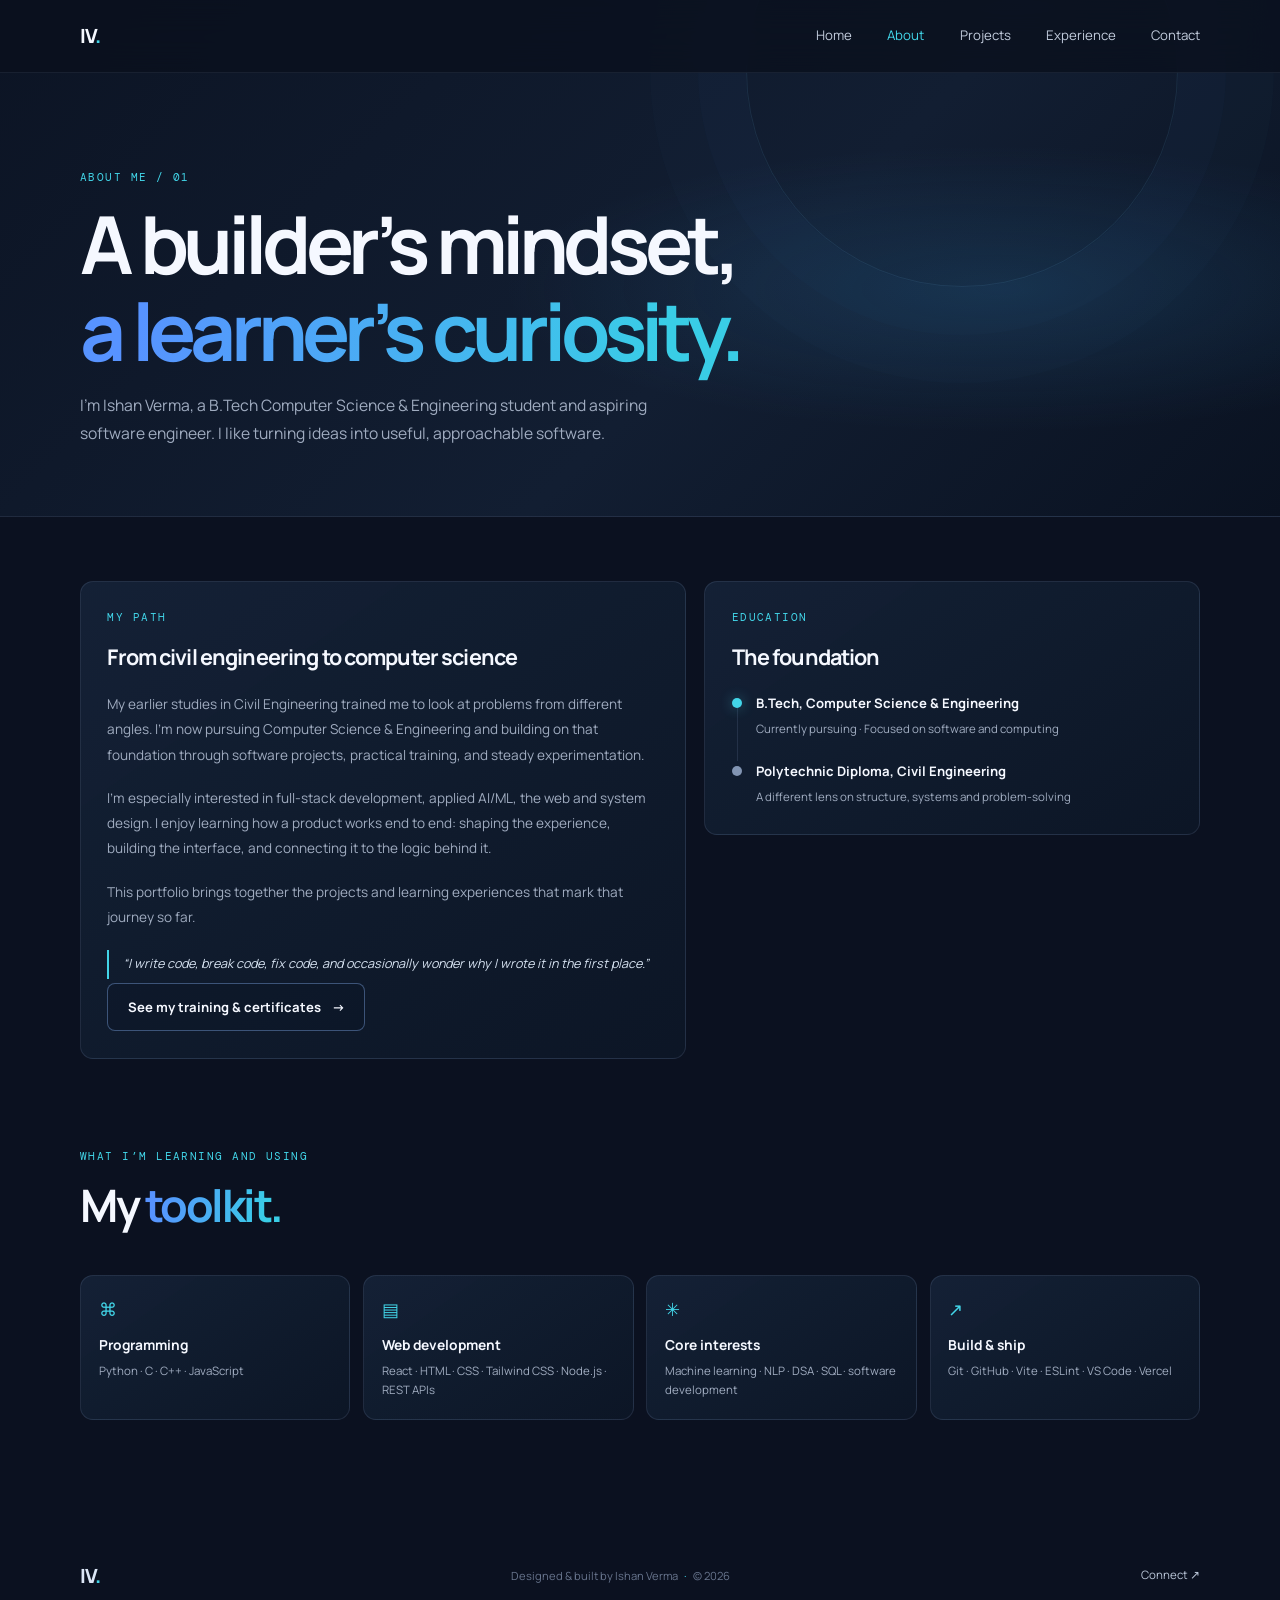
<file: about.html>
<!doctype html>
<html lang="en">
  <head>
    <meta charset="utf-8" />
    <meta name="viewport" content="width=device-width, initial-scale=1" />
    <meta name="description" content="About Ishan Verma — a B.Tech Computer Science student, aspiring software engineer, and AI/ML enthusiast." />
    <meta name="theme-color" content="#0b1120" />
    <title>About — Ishan Verma</title>
    <link rel="stylesheet" href="styles.css" />
  </head>
  <body id="page-top">
    <header class="site-header">
      <nav class="navbar page-width" id="navbar" aria-label="Main navigation">
        <a class="brand" href="#page-top" aria-label="Back to top">IV<span>.</span></a>
        <div class="nav-links">
          <a href="index.html">Home</a>
          <a href="about.html" aria-current="page">About</a>
          <a href="projects.html">Projects</a>
          <a href="experience.html">Experience</a>
          <a href="contact.html">Contact</a>
        </div>
      </nav>
    </header>
    <main>
      <section class="page-hero" aria-labelledby="page-title">
        <div class="page-width page-hero-inner">
          <p class="section-kicker">About me / 01</p>
          <h1 id="page-title">A builder’s mindset,<br /><span>a learner’s curiosity.</span></h1>
          <p class="page-hero-copy">I’m Ishan Verma, a B.Tech Computer Science &amp; Engineering student and aspiring software engineer. I like turning ideas into useful, approachable software.</p>
        </div>
      </section>
      <section class="page-content page-width">
        <div class="about-page-grid">
          <article class="page-panel story-panel">
            <p class="section-kicker">My path</p>
            <h2>From civil engineering to computer science</h2>
            <p>My earlier studies in Civil Engineering trained me to look at problems from different angles. I’m now pursuing Computer Science &amp; Engineering and building on that foundation through software projects, practical training, and steady experimentation.</p>
            <p>I’m especially interested in full-stack development, applied AI/ML, the web and system design. I enjoy learning how a product works end to end: shaping the experience, building the interface, and connecting it to the logic behind it.</p>
            <p>This portfolio brings together the projects and learning experiences that mark that journey so far.</p>
            <blockquote class="dev-quote">“I write code, break code, fix code, and occasionally wonder why I wrote it in the first place.”</blockquote>
            <a class="button button-secondary" href="experience.html">See my training &amp; certificates <span aria-hidden="true">→</span></a>
          </article>
          <aside class="page-panel education-panel" aria-labelledby="education-title">
            <p class="section-kicker">Education</p>
            <h2 id="education-title">The foundation</h2>
            <div class="education-entry">
              <span class="timeline-dot" aria-hidden="true"></span>
              <div><h3>B.Tech, Computer Science &amp; Engineering</h3><p>Currently pursuing · Focused on software and computing</p></div>
            </div>
            <div class="education-entry">
              <span class="timeline-dot timeline-dot-muted" aria-hidden="true"></span>
              <div><h3>Polytechnic Diploma, Civil Engineering</h3><p>A different lens on structure, systems and problem-solving</p></div>
            </div>
          </aside>
        </div>
        <section class="page-subsection" aria-labelledby="skills-title">
          <div class="section-heading">
            <p class="section-kicker">What I’m learning and using</p>
            <h2 id="skills-title">My <span>toolkit.</span></h2>
          </div>
          <div class="skill-groups">
            <article class="skill-group"><span class="info-icon" aria-hidden="true">⌘</span><h3>Programming</h3><p>Python · C · C++ · JavaScript</p></article>
            <article class="skill-group"><span class="info-icon" aria-hidden="true">▤</span><h3>Web development</h3><p>React · HTML · CSS · Tailwind CSS · Node.js · REST APIs</p></article>
            <article class="skill-group"><span class="info-icon" aria-hidden="true">✳</span><h3>Core interests</h3><p>Machine learning · NLP · DSA · SQL · software development</p></article>
            <article class="skill-group"><span class="info-icon" aria-hidden="true">↗</span><h3>Build &amp; ship</h3><p>Git · GitHub · Vite · ESLint · VS Code · Vercel</p></article>
          </div>
        </section>
      </section>
    </main>
    <footer class="site-footer">
      <a class="brand" href="#page-top" aria-label="Back to top">IV<span>.</span></a>
      <p>Designed &amp; built by Ishan Verma <span aria-hidden="true">·</span> © 2026</p>
      <a class="footer-link" href="contact.html">Connect <span aria-hidden="true">↗</span></a>
    </footer>
  </body>
</html>
</file>
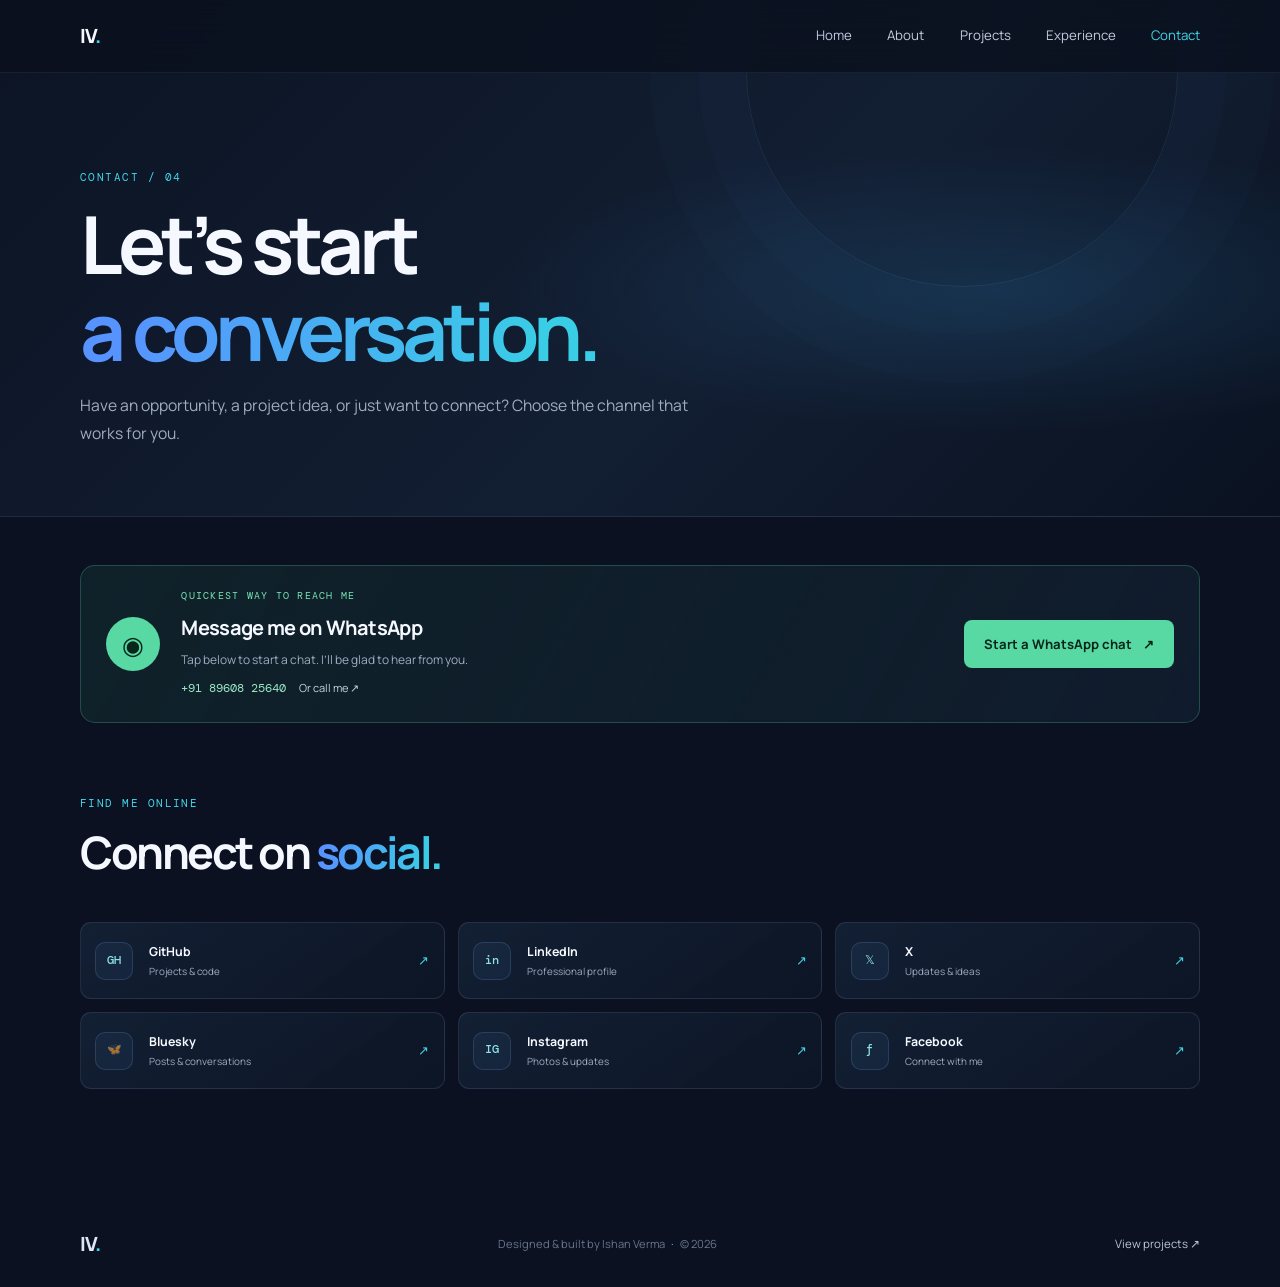
<file: contact.html>
<!doctype html>
<html lang="en">
  <head>
    <meta charset="utf-8" />
    <meta name="viewport" content="width=device-width, initial-scale=1" />
    <meta name="description" content="Contact Ishan Verma on WhatsApp or connect through social and professional profiles." />
    <meta name="theme-color" content="#0b1120" />
    <title>Contact — Ishan Verma</title>
    <link rel="stylesheet" href="styles.css" />
  </head>
  <body id="page-top">
    <header class="site-header">
      <nav class="navbar page-width" id="navbar" aria-label="Main navigation">
        <a class="brand" href="#page-top" aria-label="Back to top">IV<span>.</span></a>
        <div class="nav-links">
          <a href="index.html">Home</a>
          <a href="about.html">About</a>
          <a href="projects.html">Projects</a>
          <a href="experience.html">Experience</a>
          <a href="contact.html" aria-current="page">Contact</a>
        </div>
      </nav>
    </header>
    <main>
      <section class="page-hero" aria-labelledby="page-title">
        <div class="page-width page-hero-inner">
          <p class="section-kicker">Contact / 04</p>
          <h1 id="page-title">Let’s start<br /><span>a conversation.</span></h1>
          <p class="page-hero-copy">Have an opportunity, a project idea, or just want to connect? Choose the channel that works for you.</p>
        </div>
      </section>
      <section class="page-content page-width contact-page-content">
        <article class="whatsapp-card">
          <div class="whatsapp-icon" aria-hidden="true">◉</div>
          <div class="whatsapp-copy"><p class="section-kicker">Quickest way to reach me</p><h2>Message me on WhatsApp</h2><p>Tap below to start a chat. I’ll be glad to hear from you.</p><span class="contact-number">+91 89608 25640</span><a class="call-link" href="tel:+918960825640">Or call me <span aria-hidden="true">↗</span></a></div>
          <a class="button button-whatsapp" href="https://wa.me/918960825640?text=Hi%20Ishan%2C%20I%20saw%20your%20portfolio." target="_blank" rel="noopener noreferrer">Start a WhatsApp chat <span aria-hidden="true">↗</span></a>
        </article>
        <section class="page-subsection social-section" aria-labelledby="social-title">
          <div class="section-heading"><p class="section-kicker">Find me online</p><h2 id="social-title">Connect on <span>social.</span></h2></div>
          <div class="social-grid">
            <a class="social-card" href="https://github.com/Ishan13-dev" target="_blank" rel="noopener noreferrer"><span class="social-monogram">GH</span><span><strong>GitHub</strong><small>Projects &amp; code</small></span><span class="social-arrow" aria-hidden="true">↗</span></a>
            <a class="social-card" href="https://www.linkedin.com/in/ishanverma-dev/" target="_blank" rel="noopener noreferrer"><span class="social-monogram">in</span><span><strong>LinkedIn</strong><small>Professional profile</small></span><span class="social-arrow" aria-hidden="true">↗</span></a>
            <a class="social-card" href="https://x.com/IshanVe49513338" target="_blank" rel="noopener noreferrer"><span class="social-monogram">𝕏</span><span><strong>X</strong><small>Updates &amp; ideas</small></span><span class="social-arrow" aria-hidden="true">↗</span></a>
            <a class="social-card" href="https://bsky.app/profile/ishan13-dev.bsky.social" target="_blank" rel="noopener noreferrer"><span class="social-monogram">🦋</span><span><strong>Bluesky</strong><small>Posts &amp; conversations</small></span><span class="social-arrow" aria-hidden="true">↗</span></a>
            <a class="social-card" href="https://www.instagram.com/isha_13dev/" target="_blank" rel="noopener noreferrer"><span class="social-monogram">IG</span><span><strong>Instagram</strong><small>Photos &amp; updates</small></span><span class="social-arrow" aria-hidden="true">↗</span></a>
            <a class="social-card" href="https://www.facebook.com/people/Ishan-Verma/61559213770777/" target="_blank" rel="noopener noreferrer"><span class="social-monogram">f</span><span><strong>Facebook</strong><small>Connect with me</small></span><span class="social-arrow" aria-hidden="true">↗</span></a>
          </div>
        </section>
      </section>
    </main>
    <footer class="site-footer"><a class="brand" href="#page-top" aria-label="Back to top">IV<span>.</span></a><p>Designed &amp; built by Ishan Verma <span aria-hidden="true">·</span> © 2026</p><a class="footer-link" href="projects.html">View projects <span aria-hidden="true">↗</span></a></footer>
  </body>
</html>
</file>
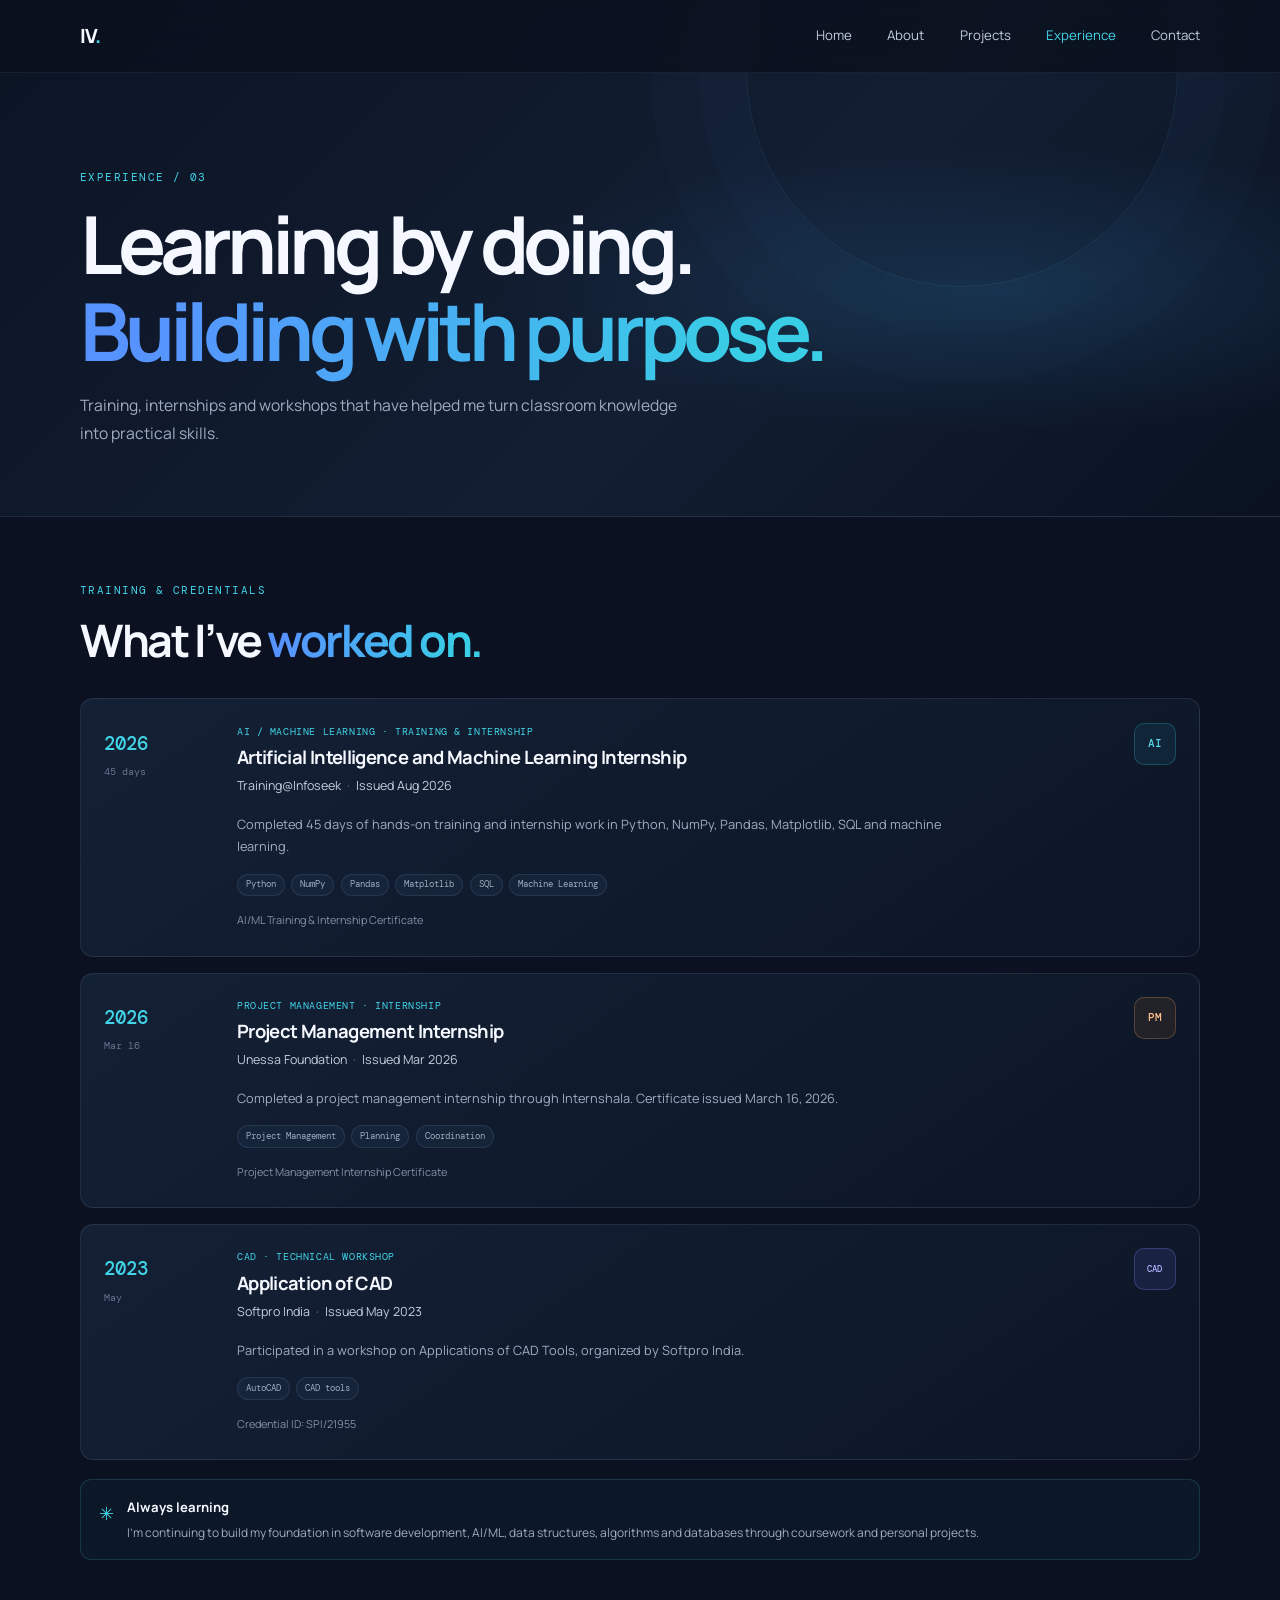
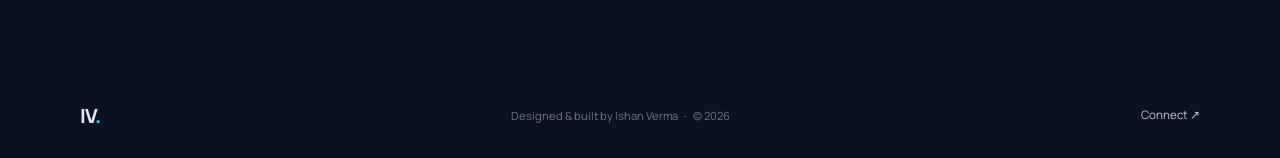
<file: experience.html>
<!doctype html>
<html lang="en">
  <head>
    <meta charset="utf-8" />
    <meta name="viewport" content="width=device-width, initial-scale=1" />
    <meta name="description" content="Internships, technical training, and certificates earned by Ishan Verma." />
    <meta name="theme-color" content="#0b1120" />
    <title>Experience &amp; Certificates — Ishan Verma</title>
    <link rel="stylesheet" href="styles.css" />
  </head>
  <body id="page-top">
    <header class="site-header">
      <nav class="navbar page-width" id="navbar" aria-label="Main navigation">
        <a class="brand" href="#page-top" aria-label="Back to top">IV<span>.</span></a>
        <div class="nav-links">
          <a href="index.html">Home</a>
          <a href="about.html">About</a>
          <a href="projects.html">Projects</a>
          <a href="experience.html" aria-current="page">Experience</a>
          <a href="contact.html">Contact</a>
        </div>
      </nav>
    </header>
    <main>
      <section class="page-hero" aria-labelledby="page-title">
        <div class="page-width page-hero-inner">
          <p class="section-kicker">Experience / 03</p>
          <h1 id="page-title">Learning by doing.<br /><span>Building with purpose.</span></h1>
          <p class="page-hero-copy">Training, internships and workshops that have helped me turn classroom knowledge into practical skills.</p>
        </div>
      </section>
      <section class="page-content page-width">
        <div class="section-heading"><p class="section-kicker">Training &amp; credentials</p><h2>What I’ve <span>worked on.</span></h2></div>
        <div class="experience-list">
          <article class="experience-card">
            <div class="experience-date"><span>2026</span><small>45 days</small></div>
            <div class="experience-body">
              <div class="experience-title"><div><p class="experience-type">AI / Machine Learning · Training &amp; Internship</p><h3>Artificial Intelligence and Machine Learning Internship</h3><p class="experience-org">Training@Infoseek <span>·</span> Issued Aug 2026</p></div><span class="credential-mark" aria-hidden="true">AI</span></div>
              <p>Completed 45 days of hands-on training and internship work in Python, NumPy, Pandas, Matplotlib, SQL and machine learning.</p>
              <div class="tag-list"><span>Python</span><span>NumPy</span><span>Pandas</span><span>Matplotlib</span><span>SQL</span><span>Machine Learning</span></div>
              <span class="credential-label">AI/ML Training &amp; Internship Certificate</span>
            </div>
          </article>
          <article class="experience-card">
            <div class="experience-date"><span>2026</span><small>Mar 16</small></div>
            <div class="experience-body">
              <div class="experience-title"><div><p class="experience-type">Project Management · Internship</p><h3>Project Management Internship</h3><p class="experience-org">Unessa Foundation <span>·</span> Issued Mar 2026</p></div><span class="credential-mark credential-mark-orange" aria-hidden="true">PM</span></div>
              <p>Completed a project management internship through Internshala. Certificate issued March 16, 2026.</p>
              <div class="tag-list"><span>Project Management</span><span>Planning</span><span>Coordination</span></div>
              <span class="credential-label">Project Management Internship Certificate</span>
            </div>
          </article>
          <article class="experience-card">
            <div class="experience-date"><span>2023</span><small>May</small></div>
            <div class="experience-body">
              <div class="experience-title"><div><p class="experience-type">CAD · Technical workshop</p><h3>Application of CAD</h3><p class="experience-org">Softpro India <span>·</span> Issued May 2023</p></div><span class="credential-mark credential-mark-violet" aria-hidden="true">CAD</span></div>
              <p>Participated in a workshop on Applications of CAD Tools, organized by Softpro India.</p>
              <div class="tag-list"><span>AutoCAD</span><span>CAD tools</span></div>
              <span class="credential-label">Credential ID: SPI/21955</span>
            </div>
          </article>
        </div>
        <aside class="learning-note"><span class="info-icon" aria-hidden="true">✳</span><div><h3>Always learning</h3><p>I’m continuing to build my foundation in software development, AI/ML, data structures, algorithms and databases through coursework and personal projects.</p></div></aside>
      </section>
    </main>
    <footer class="site-footer"><a class="brand" href="#page-top" aria-label="Back to top">IV<span>.</span></a><p>Designed &amp; built by Ishan Verma <span aria-hidden="true">·</span> © 2026</p><a class="footer-link" href="contact.html">Connect <span aria-hidden="true">↗</span></a></footer>
  </body>
</html>
</file>
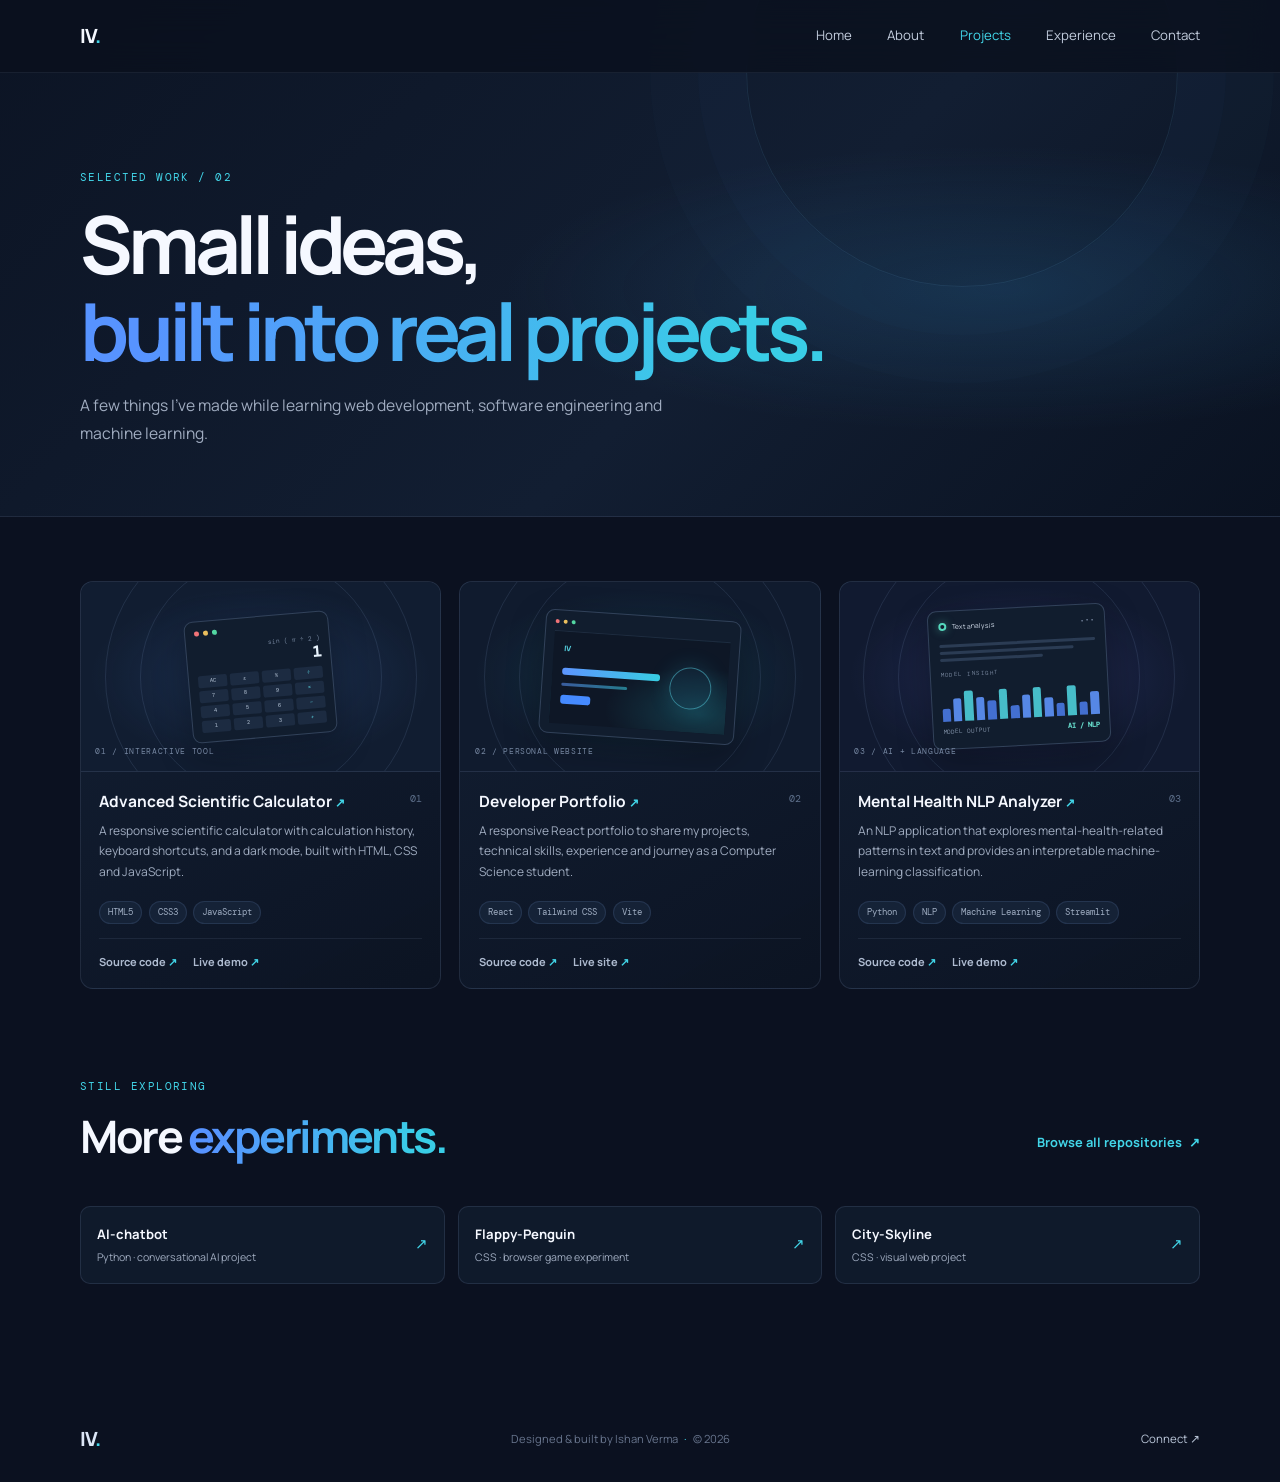
<file: project.html>
<!doctype html>
<html lang="en">
  <head>
    <meta charset="utf-8" />
    <meta name="viewport" content="width=device-width, initial-scale=1" />
    <meta name="description" content="Selected software, web, and machine learning projects by Ishan Verma." />
    <meta name="theme-color" content="#0b1120" />
    <title>Projects — Ishan Verma</title>
    <link rel="stylesheet" href="styles.css" />
  </head>
  <body id="page-top">
    <header class="site-header">
      <nav class="navbar page-width" id="navbar" aria-label="Main navigation">
        <a class="brand" href="#page-top" aria-label="Back to top">IV<span>.</span></a>
        <div class="nav-links">
          <a href="index.html">Home</a>
          <a href="about.html">About</a>
          <a href="projects.html" aria-current="page">Projects</a>
          <a href="experience.html">Experience</a>
          <a href="contact.html">Contact</a>
        </div>
      </nav>
    </header>
    <main>
      <section class="page-hero" aria-labelledby="page-title">
        <div class="page-width page-hero-inner">
          <p class="section-kicker">Selected work / 02</p>
          <h1 id="page-title">Small ideas,<br /><span>built into real projects.</span></h1>
          <p class="page-hero-copy">A few things I’ve made while learning web development, software engineering and machine learning.</p>
        </div>
      </section>
      <section class="page-content page-width">
        <div class="project-grid project-grid-detail">
          <article class="project-tile project-card">
            <div class="project-art calculator-art" aria-hidden="true"><div class="mini-window"><div class="mini-dots"><i></i><i></i><i></i></div><div class="calc-display"><span>sin ( π ÷ 2 )</span><strong>1</strong></div><div class="calc-keys"><b>AC</b><b>±</b><b>%</b><b>÷</b><b>7</b><b>8</b><b>9</b><b>×</b><b>4</b><b>5</b><b>6</b><b>−</b><b>1</b><b>2</b><b>3</b><b>+</b></div></div><span class="art-label">01 / INTERACTIVE TOOL</span></div>
            <div class="project-info"><div class="project-title-line"><h2><a href="https://github.com/Ishan13-dev/Scientific-Calculator" target="_blank" rel="noopener noreferrer">Advanced Scientific Calculator <span aria-hidden="true">↗</span></a></h2><span class="project-number">01</span></div><p>A responsive scientific calculator with calculation history, keyboard shortcuts, and a dark mode, built with HTML, CSS and JavaScript.</p><div class="tag-list"><span>HTML5</span><span>CSS3</span><span>JavaScript</span></div><div class="project-links"><a href="https://github.com/Ishan13-dev/Scientific-Calculator" target="_blank" rel="noopener noreferrer">Source code <span aria-hidden="true">↗</span></a><a href="https://ishan13-dev.github.io/Scientific-Calculator/" target="_blank" rel="noopener noreferrer">Live demo <span aria-hidden="true">↗</span></a></div></div>
          </article>
          <article class="project-tile project-card">
            <div class="project-art portfolio-art" aria-hidden="true"><div class="portfolio-window"><div class="window-bar"><i></i><i></i><i></i></div><div class="portfolio-preview"><span class="preview-mark">IV</span><span class="preview-line preview-line-long"></span><span class="preview-line preview-line-short"></span><span class="preview-button"></span><span class="preview-orb"></span></div></div><span class="art-label">02 / PERSONAL WEBSITE</span></div>
            <div class="project-info"><div class="project-title-line"><h2><a href="https://github.com/Ishan13-dev/Portfolio" target="_blank" rel="noopener noreferrer">Developer Portfolio <span aria-hidden="true">↗</span></a></h2><span class="project-number">02</span></div><p>A responsive React portfolio to share my projects, technical skills, experience and journey as a Computer Science student.</p><div class="tag-list"><span>React</span><span>Tailwind CSS</span><span>Vite</span></div><div class="project-links"><a href="https://github.com/Ishan13-dev/Portfolio" target="_blank" rel="noopener noreferrer">Source code <span aria-hidden="true">↗</span></a><a href="https://iv-portfolio-sandy.vercel.app/" target="_blank" rel="noopener noreferrer">Live site <span aria-hidden="true">↗</span></a></div></div>
          </article>
          <article class="project-tile project-card">
            <div class="project-art nlp-art" aria-hidden="true"><div class="nlp-window"><div class="nlp-heading"><span class="pulse-ring"></span><span>Text analysis</span><span class="nlp-menu">•••</span></div><div class="nlp-copy"><span></span><span></span><span></span></div><div class="sentiment-label">MODEL INSIGHT</div><div class="sentiment-bars"><i></i><i></i><i></i><i></i><i></i><i></i><i></i><i></i><i></i><i></i><i></i><i></i><i></i><i></i></div><div class="sentiment-legend"><span>MODEL OUTPUT</span><strong>AI / NLP</strong></div></div><span class="art-label">03 / AI + LANGUAGE</span></div>
            <div class="project-info"><div class="project-title-line"><h2><a href="https://github.com/Ishan13-dev/mental_health_nlp" target="_blank" rel="noopener noreferrer">Mental Health NLP Analyzer <span aria-hidden="true">↗</span></a></h2><span class="project-number">03</span></div><p>An NLP application that explores mental-health-related patterns in text and provides an interpretable machine-learning classification.</p><div class="tag-list"><span>Python</span><span>NLP</span><span>Machine Learning</span><span>Streamlit</span></div><div class="project-links"><a href="https://github.com/Ishan13-dev/mental_health_nlp" target="_blank" rel="noopener noreferrer">Source code <span aria-hidden="true">↗</span></a><a href="https://ishan7031mentalhealth00nlp.streamlit.app/" target="_blank" rel="noopener noreferrer">Live demo <span aria-hidden="true">↗</span></a></div></div>
          </article>
        </div>
        <section class="page-subsection" aria-labelledby="more-work-title">
          <div class="section-heading section-heading-row"><div><p class="section-kicker">Still exploring</p><h2 id="more-work-title">More <span>experiments.</span></h2></div><a class="text-link all-projects" href="https://github.com/Ishan13-dev?tab=repositories" target="_blank" rel="noopener noreferrer">Browse all repositories <span aria-hidden="true">↗</span></a></div>
          <div class="repo-links">
            <a class="repo-link" href="https://github.com/Ishan13-dev/AI-chatbot" target="_blank" rel="noopener noreferrer"><span><strong>AI-chatbot</strong><small>Python · conversational AI project</small></span><span aria-hidden="true">↗</span></a>
            <a class="repo-link" href="https://github.com/Ishan13-dev/Flappy-Penguin" target="_blank" rel="noopener noreferrer"><span><strong>Flappy-Penguin</strong><small>CSS · browser game experiment</small></span><span aria-hidden="true">↗</span></a>
            <a class="repo-link" href="https://github.com/Ishan13-dev/City-Skyline" target="_blank" rel="noopener noreferrer"><span><strong>City-Skyline</strong><small>CSS · visual web project</small></span><span aria-hidden="true">↗</span></a>
          </div>
        </section>
      </section>
    </main>
    <footer class="site-footer"><a class="brand" href="#page-top" aria-label="Back to top">IV<span>.</span></a><p>Designed &amp; built by Ishan Verma <span aria-hidden="true">·</span> © 2026</p><a class="footer-link" href="contact.html">Connect <span aria-hidden="true">↗</span></a></footer>
  </body>
</html>
</file>
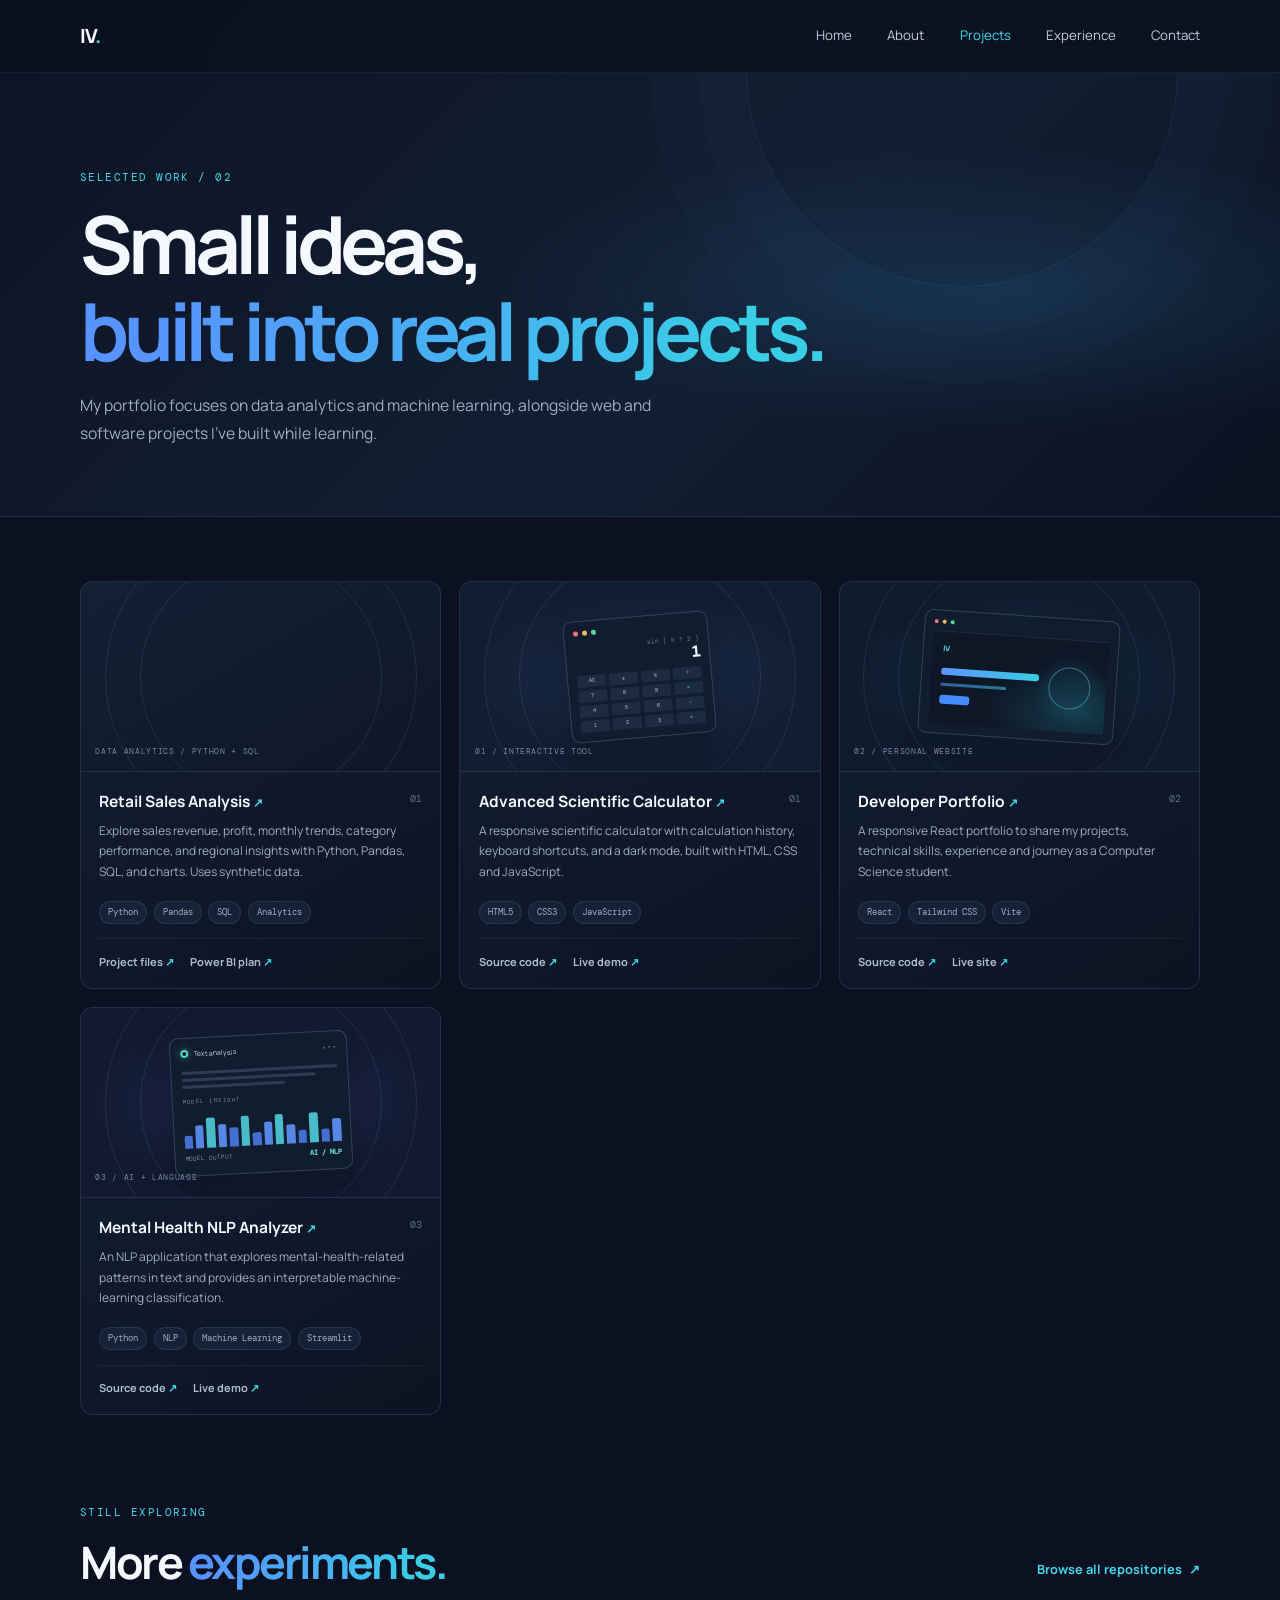
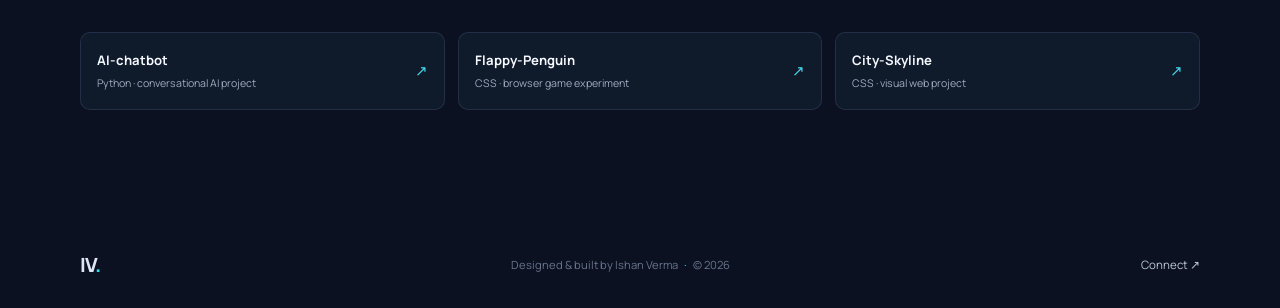
<file: projects.html>
<!doctype html>
<html lang="en">
  <head>
    <meta charset="utf-8" />
    <meta name="viewport" content="width=device-width, initial-scale=1" />
    <meta name="description" content="Data analytics, machine learning, web, and software projects by Ishan Verma, aspiring data analyst." />
    <meta name="theme-color" content="#0b1120" />
    <title>Projects — Ishan Verma</title>
    <link rel="stylesheet" href="styles.css" />
  </head>
  <body id="page-top">
    <header class="site-header">
      <nav class="navbar page-width" id="navbar" aria-label="Main navigation">
        <a class="brand" href="#page-top" aria-label="Back to top">IV<span>.</span></a>
        <div class="nav-links">
          <a href="index.html">Home</a>
          <a href="about.html">About</a>
          <a href="projects.html" aria-current="page">Projects</a>
          <a href="experience.html">Experience</a>
          <a href="contact.html">Contact</a>
        </div>
      </nav>
    </header>
    <main>
      <section class="page-hero" aria-labelledby="page-title">
        <div class="page-width page-hero-inner">
          <p class="section-kicker">Selected work / 02</p>
          <h1 id="page-title">Small ideas,<br /><span>built into real projects.</span></h1>
          <p class="page-hero-copy">My portfolio focuses on data analytics and machine learning, alongside web and software projects I’ve built while learning.</p>
        </div>
      </section>
      <section class="page-content page-width">
        <div class="project-grid project-grid-detail"><article class="project-tile project-card">
            <div class="project-art retail-art"><span class="art-label">DATA ANALYTICS / PYTHON + SQL</span></div>
            <div class="project-info"><div class="project-title-line"><h2><a href="analytics-projects/retail-sales-analysis/README.md">Retail Sales Analysis <span aria-hidden="true">↗</span></a></h2><span class="project-number">01</span></div><p>Explore sales revenue, profit, monthly trends, category performance, and regional insights with Python, Pandas, SQL, and charts. Uses synthetic data.</p><div class="tag-list"><span>Python</span><span>Pandas</span><span>SQL</span><span>Analytics</span></div><div class="project-links"><a href="analytics-projects/retail-sales-analysis/">Project files <span aria-hidden="true">↗</span></a><a href="analytics-projects/retail-sales-analysis/power-bi/">Power BI plan <span aria-hidden="true">↗</span></a></div></div>
          </article>
          <article class="project-tile project-card">
            <div class="project-art calculator-art" aria-hidden="true"><div class="mini-window"><div class="mini-dots"><i></i><i></i><i></i></div><div class="calc-display"><span>sin ( π ÷ 2 )</span><strong>1</strong></div><div class="calc-keys"><b>AC</b><b>±</b><b>%</b><b>÷</b><b>7</b><b>8</b><b>9</b><b>×</b><b>4</b><b>5</b><b>6</b><b>−</b><b>1</b><b>2</b><b>3</b><b>+</b></div></div><span class="art-label">01 / INTERACTIVE TOOL</span></div>
            <div class="project-info"><div class="project-title-line"><h2><a href="https://github.com/Ishan13-dev/Scientific-Calculator" target="_blank" rel="noopener noreferrer">Advanced Scientific Calculator <span aria-hidden="true">↗</span></a></h2><span class="project-number">01</span></div><p>A responsive scientific calculator with calculation history, keyboard shortcuts, and a dark mode, built with HTML, CSS and JavaScript.</p><div class="tag-list"><span>HTML5</span><span>CSS3</span><span>JavaScript</span></div><div class="project-links"><a href="https://github.com/Ishan13-dev/Scientific-Calculator" target="_blank" rel="noopener noreferrer">Source code <span aria-hidden="true">↗</span></a><a href="https://ishan13-dev.github.io/Scientific-Calculator/" target="_blank" rel="noopener noreferrer">Live demo <span aria-hidden="true">↗</span></a></div></div>
          </article>
          <article class="project-tile project-card">
            <div class="project-art portfolio-art" aria-hidden="true"><div class="portfolio-window"><div class="window-bar"><i></i><i></i><i></i></div><div class="portfolio-preview"><span class="preview-mark">IV</span><span class="preview-line preview-line-long"></span><span class="preview-line preview-line-short"></span><span class="preview-button"></span><span class="preview-orb"></span></div></div><span class="art-label">02 / PERSONAL WEBSITE</span></div>
            <div class="project-info"><div class="project-title-line"><h2><a href="https://github.com/Ishan13-dev/Portfolio" target="_blank" rel="noopener noreferrer">Developer Portfolio <span aria-hidden="true">↗</span></a></h2><span class="project-number">02</span></div><p>A responsive React portfolio to share my projects, technical skills, experience and journey as a Computer Science student.</p><div class="tag-list"><span>React</span><span>Tailwind CSS</span><span>Vite</span></div><div class="project-links"><a href="https://github.com/Ishan13-dev/Portfolio" target="_blank" rel="noopener noreferrer">Source code <span aria-hidden="true">↗</span></a><a href="https://iv-portfolio-sandy.vercel.app/" target="_blank" rel="noopener noreferrer">Live site <span aria-hidden="true">↗</span></a></div></div>
          </article>
          <article class="project-tile project-card">
            <div class="project-art nlp-art" aria-hidden="true"><div class="nlp-window"><div class="nlp-heading"><span class="pulse-ring"></span><span>Text analysis</span><span class="nlp-menu">•••</span></div><div class="nlp-copy"><span></span><span></span><span></span></div><div class="sentiment-label">MODEL INSIGHT</div><div class="sentiment-bars"><i></i><i></i><i></i><i></i><i></i><i></i><i></i><i></i><i></i><i></i><i></i><i></i><i></i><i></i></div><div class="sentiment-legend"><span>MODEL OUTPUT</span><strong>AI / NLP</strong></div></div><span class="art-label">03 / AI + LANGUAGE</span></div>
            <div class="project-info"><div class="project-title-line"><h2><a href="https://github.com/Ishan13-dev/mental_health_nlp" target="_blank" rel="noopener noreferrer">Mental Health NLP Analyzer <span aria-hidden="true">↗</span></a></h2><span class="project-number">03</span></div><p>An NLP application that explores mental-health-related patterns in text and provides an interpretable machine-learning classification.</p><div class="tag-list"><span>Python</span><span>NLP</span><span>Machine Learning</span><span>Streamlit</span></div><div class="project-links"><a href="https://github.com/Ishan13-dev/mental_health_nlp" target="_blank" rel="noopener noreferrer">Source code <span aria-hidden="true">↗</span></a><a href="https://ishan7031mentalhealth00nlp.streamlit.app/" target="_blank" rel="noopener noreferrer">Live demo <span aria-hidden="true">↗</span></a></div></div>
          </article>
        </div>
        <section class="page-subsection" aria-labelledby="more-work-title">
          <div class="section-heading section-heading-row"><div><p class="section-kicker">Still exploring</p><h2 id="more-work-title">More <span>experiments.</span></h2></div><a class="text-link all-projects" href="https://github.com/Ishan13-dev?tab=repositories" target="_blank" rel="noopener noreferrer">Browse all repositories <span aria-hidden="true">↗</span></a></div>
          <div class="repo-links">
            <a class="repo-link" href="https://github.com/Ishan13-dev/AI-chatbot" target="_blank" rel="noopener noreferrer"><span><strong>AI-chatbot</strong><small>Python · conversational AI project</small></span><span aria-hidden="true">↗</span></a>
            <a class="repo-link" href="https://github.com/Ishan13-dev/Flappy-Penguin" target="_blank" rel="noopener noreferrer"><span><strong>Flappy-Penguin</strong><small>CSS · browser game experiment</small></span><span aria-hidden="true">↗</span></a>
            <a class="repo-link" href="https://github.com/Ishan13-dev/City-Skyline" target="_blank" rel="noopener noreferrer"><span><strong>City-Skyline</strong><small>CSS · visual web project</small></span><span aria-hidden="true">↗</span></a>
          </div>
        </section>
      </section>
    </main>
    <footer class="site-footer"><a class="brand" href="#page-top" aria-label="Back to top">IV<span>.</span></a><p>Designed &amp; built by Ishan Verma <span aria-hidden="true">·</span> © 2026</p><a class="footer-link" href="contact.html">Connect <span aria-hidden="true">↗</span></a></footer>
  </body>
</html>
</file>
<file: styles.css>
@import url("https://fonts.googleapis.com/css2?family=DM+Mono:wght@400;500&family=Manrope:wght@400;500;600;700;800&display=swap");

:root {
  color-scheme: dark;
  --ink: #f5f8ff;
  --muted: #a0acc0;
  --subtle: #68758d;
  --navy: #0b1120;
  --panel: #101a2c;
  --line: rgba(155, 177, 215, 0.14);
  --cyan: #42d5e8;
  --blue: #5793ff;
  --page-width: 1120px;
}

* { box-sizing: border-box; }

html {
  scroll-behavior: smooth;
  scroll-padding-top: 5.25rem;
}

body {
  margin: 0;
  color: var(--ink);
  background: var(--navy);
  font-family: "Manrope", "Segoe UI", sans-serif;
  font-size: 15px;
  line-height: 1.75;
  -webkit-font-smoothing: antialiased;
}

a { color: inherit; text-decoration: none; }
a:focus-visible { outline: 2px solid var(--cyan); outline-offset: 5px; border-radius: 3px; }

.page-width { width: min(var(--page-width), calc(100% - 3rem)); margin-inline: auto; }
.site-header { position: fixed; inset: 0 0 auto; z-index: 20; border-bottom: 1px solid rgba(189, 209, 255, 0.08); background: rgba(10, 16, 30, 0.82); backdrop-filter: blur(18px); }
.navbar { min-height: 72px; display: flex; align-items: center; justify-content: space-between; }
.brand { font-size: 1.22rem; line-height: 1; font-weight: 800; letter-spacing: -0.07em; color: var(--ink); }
.brand span { color: var(--cyan); }
.nav-links { display: flex; align-items: center; gap: 2.2rem; color: #c2ccdc; font-size: 0.83rem; }
.nav-links a { transition: color 180ms ease; }
.nav-links a:hover, .footer-link:hover { color: var(--cyan); }
.nav-github { border: 1px solid rgba(130, 165, 224, 0.3); border-radius: 999px; padding: 0.45rem 0.9rem; color: var(--ink) !important; }
.nav-github:hover { border-color: var(--cyan); }

.welcome-section {
  position: relative;
  isolation: isolate;
  display: grid;
  height: 100vh;
  place-items: center;
  overflow: hidden;
  padding: 6.8rem 1.5rem 3.2rem;
  background:
    radial-gradient(ellipse at 51% 49%, rgba(43, 91, 149, 0.24), transparent 42%),
    linear-gradient(135deg, #0c1424 0%, #121e32 53%, #0a1221 100%);
}
.welcome-section::before { position: absolute; z-index: -1; inset: 0; content: ""; opacity: 0.18; background-image: linear-gradient(rgba(112, 144, 193, 0.1) 1px, transparent 1px), linear-gradient(90deg, rgba(112, 144, 193, 0.1) 1px, transparent 1px); background-size: 68px 68px; mask-image: linear-gradient(to bottom, transparent 3%, black 24%, black 75%, transparent); }
.hero-glow { position: absolute; z-index: -1; width: 22rem; aspect-ratio: 1; border-radius: 50%; filter: blur(92px); opacity: 0.15; pointer-events: none; }
.hero-glow-one { top: 18%; left: 4%; background: #3a76fa; }
.hero-glow-two { right: 4%; bottom: 10%; background: #18cbe0; }
.hero-content { width: min(760px, 100%); text-align: center; transform: translateY(-0.35rem); }
.avatar-frame { position: relative; display: grid; width: 126px; height: 126px; margin: 0 auto 1.35rem; place-items: center; border: 2px solid transparent; border-radius: 50%; background: linear-gradient(var(--navy), var(--navy)) padding-box, linear-gradient(135deg, var(--blue), var(--cyan)) border-box; box-shadow: 0 0 45px rgba(53, 142, 255, 0.2); }
.avatar { width: 112px; height: 112px; border-radius: 50%; object-fit: cover; background: #27354c; }
.avatar-status { position: absolute; right: 3px; bottom: 5px; width: 15px; height: 15px; border: 3px solid #0e1728; border-radius: 50%; background: #45d9ae; }
.eyebrow, .section-kicker { color: var(--cyan); font-family: "DM Mono", monospace; font-size: 0.7rem; letter-spacing: 0.13em; text-transform: uppercase; }
.eyebrow { display: flex; justify-content: center; align-items: center; gap: 0.55rem; margin: 0.4rem 0 0.65rem; }
.status-dot { width: 6px; height: 6px; border-radius: 50%; background: #52e0b2; box-shadow: 0 0 10px rgba(82, 224, 178, 0.85); }
.welcome-section h1 { margin: 0; font-size: clamp(2.7rem, 6.2vw, 4.8rem); line-height: 1.15; letter-spacing: -0.065em; font-weight: 800; }
.welcome-section h1 span, .section-heading h2 span, .contact-content h2 span { color: transparent; background: linear-gradient(100deg, #5793ff 10%, #39cde6 88%); background-clip: text; -webkit-background-clip: text; }
.hero-role { margin: 1rem 0 0.4rem; color: #dbe4f2; font-size: clamp(1rem, 2vw, 1.22rem); font-weight: 500; }
.hero-role span { margin: 0 0.38rem; color: #6e7f99; }
.hero-summary { margin: 0 auto; max-width: 620px; color: var(--muted); font-size: 0.92rem; }
.hero-actions { display: flex; justify-content: center; gap: 0.85rem; margin-top: 1.7rem; }
.button { min-height: 48px; display: inline-flex; align-items: center; justify-content: center; gap: 0.7rem; border: 1px solid transparent; border-radius: 8px; padding: 0.65rem 1.2rem; font-size: 0.82rem; font-weight: 700; transition: transform 180ms ease, box-shadow 180ms ease, border-color 180ms ease; }
.button:hover { transform: translateY(-2px); }
.button-primary { color: #061222; background: linear-gradient(105deg, #5591ff, #31c9df); box-shadow: 0 8px 26px rgba(50, 156, 235, 0.18); }
.button-primary:hover { box-shadow: 0 11px 32px rgba(50, 176, 235, 0.3); }
.button-secondary { border-color: rgba(118, 157, 218, 0.45); color: var(--ink); background: rgba(12, 21, 37, 0.3); }
.button-secondary:hover { border-color: var(--cyan); }
.hero-stats { display: inline-flex; align-items: center; gap: 1.65rem; margin-top: 2rem; }
.stat { min-width: 86px; display: grid; grid-template-columns: auto auto; justify-content: center; align-items: center; column-gap: 0.45rem; text-align: left; }
.stat-icon { grid-row: 1 / span 2; color: var(--cyan); font-size: 1.1rem; }
.stat-value { color: #e6edf8; font-size: 0.76rem; line-height: 1.3; font-weight: 700; }
.stat-label { color: var(--subtle); font-size: 0.65rem; line-height: 1.4; }
.stat-divider { width: 1px; height: 25px; background: var(--line); }
.scroll-cue { position: absolute; bottom: 1.15rem; left: 50%; display: flex; align-items: center; gap: 0.65rem; transform: translateX(-50%); color: #718099; font-family: "DM Mono", monospace; font-size: 0.62rem; letter-spacing: 0.08em; text-transform: uppercase; }
.scroll-cue span { width: 13px; height: 20px; border: 1px solid #596982; border-radius: 10px; }
.scroll-cue span::after { display: block; width: 2px; height: 4px; margin: 4px auto; border-radius: 2px; background: var(--cyan); content: ""; }

.content-section { width: min(var(--page-width), calc(100% - 3rem)); margin-inline: auto; padding: 7.2rem 0; scroll-margin-top: 72px; }
.section-heading { margin-bottom: 2.7rem; }
.section-heading .section-kicker, .contact-content .section-kicker { margin: 0 0 0.75rem; }
.section-heading h2, .contact-content h2 { margin: 0; font-size: clamp(2rem, 4vw, 3.15rem); line-height: 1.2; letter-spacing: -0.055em; }
.about-section { padding-bottom: 6.3rem; }
.about-layout { display: grid; grid-template-columns: 0.9fr 1.1fr; gap: 4.3rem; align-items: start; }
.about-copy { max-width: 470px; color: var(--muted); }
.about-copy p { margin: 0 0 1.2rem; }
.about-copy .lead-copy { color: #e0e8f5; font-size: 1.15rem; font-weight: 600; line-height: 1.7; }
.text-link { display: inline-flex; align-items: center; gap: 0.45rem; margin-top: 0.5rem; color: var(--cyan); font-size: 0.8rem; font-weight: 700; }
.text-link:hover { color: #8cf0f5; }
.about-cards { display: grid; grid-template-columns: repeat(2, minmax(0, 1fr)); gap: 0.85rem; }
.info-card { min-height: 155px; border: 1px solid var(--line); border-radius: 12px; padding: 1.1rem 1.2rem; background: linear-gradient(135deg, rgba(23, 38, 60, 0.8), rgba(14, 23, 39, 0.75)); }
.info-icon { color: var(--cyan); font-size: 1.15rem; }
.info-card h3 { margin: 0.45rem 0 0.2rem; font-size: 0.9rem; }
.info-card p { margin: 0; color: var(--muted); font-size: 0.76rem; line-height: 1.6; }

.projects-section { padding-top: 3rem; padding-bottom: 7.5rem; }
.section-heading-row { display: flex; justify-content: space-between; align-items: end; gap: 1.5rem; }
.section-heading-row .all-projects { margin: 0 0 0.55rem; }
.project-grid { display: grid; grid-template-columns: repeat(3, minmax(0, 1fr)); gap: 1.15rem; }
.project-card { overflow: hidden; border: 1px solid var(--line); border-radius: 13px; background: linear-gradient(150deg, rgba(20, 33, 53, 0.94), rgba(12, 20, 35, 0.98)); transition: border-color 180ms ease, transform 180ms ease; }
.project-card:hover { transform: translateY(-4px); border-color: rgba(66, 213, 232, 0.4); }
.project-art { position: relative; height: 190px; display: grid; place-items: center; overflow: hidden; border-bottom: 1px solid var(--line); }
.project-art::before, .project-art::after { position: absolute; border: 1px solid rgba(155, 188, 236, 0.12); border-radius: 50%; content: ""; }
.project-art::before { width: 240px; height: 240px; }
.project-art::after { width: 310px; height: 310px; }
.calculator-art { background: radial-gradient(ellipse at center, rgba(64, 113, 187, 0.23), transparent 67%), #111d31; }
.portfolio-art { background: radial-gradient(ellipse at center, rgba(41, 177, 194, 0.16), transparent 65%), #101b2e; }
.nlp-art { background: radial-gradient(ellipse at center, rgba(102, 105, 225, 0.2), transparent 67%), #111a30; }
.mini-window, .portfolio-window, .nlp-window { position: relative; z-index: 1; width: 145px; border: 1px solid rgba(153, 184, 229, 0.24); border-radius: 9px; background: #111d2e; box-shadow: 0 12px 35px rgba(0, 0, 0, 0.3); }
.mini-window { padding: 0.55rem; transform: rotate(-5deg); }
.mini-dots, .window-bar { display: flex; gap: 4px; }
.mini-dots i, .window-bar i { width: 5px; height: 5px; border-radius: 50%; background: #f17377; }
.mini-dots i:nth-child(2), .window-bar i:nth-child(2) { background: #eabe5d; }
.mini-dots i:nth-child(3), .window-bar i:nth-child(3) { background: #53d7a2; }
.calc-display { display: flex; flex-direction: column; align-items: end; margin: 0.45rem 0 0.3rem; color: #73839b; font-family: "DM Mono", monospace; font-size: 0.4rem; }
.calc-display strong { color: #e8f3fd; font-size: 0.95rem; line-height: 1.1; }
.calc-keys { display: grid; grid-template-columns: repeat(4, 1fr); gap: 3px; }
.calc-keys b { display: grid; height: 12px; place-items: center; border-radius: 2px; color: #bac9db; background: #1c2b41; font-family: "DM Mono", monospace; font-size: 0.34rem; font-weight: 400; }
.calc-keys b:nth-child(4n) { color: #5bd9e5; }
.art-label { position: absolute; z-index: 2; bottom: 0.75rem; left: 0.9rem; color: #7586a0; font-family: "DM Mono", monospace; font-size: 0.52rem; letter-spacing: 0.08em; }
.portfolio-window { width: 196px; padding: 0.55rem; transform: rotate(4deg); }
.window-bar { padding: 0 0 0.45rem; border-bottom: 1px solid rgba(150, 175, 214, 0.1); }
.window-bar i { width: 4px; height: 4px; }
.portfolio-preview { position: relative; height: 92px; overflow: hidden; padding: 0.65rem; background: radial-gradient(ellipse at 86% 80%, rgba(43, 191, 204, 0.22), transparent 45%), #0e1726; }
.preview-mark { display: block; color: #55d0df; font-size: 0.47rem; font-weight: 800; }
.preview-line { display: block; height: 4px; margin-top: 8px; border-radius: 3px; background: linear-gradient(90deg, #5d95ff, #38cde2); }
.preview-line-long { width: 63%; height: 7px; margin-top: 12px; }
.preview-line-short { width: 42%; height: 3px; opacity: 0.55; }
.preview-button { display: block; width: 30px; height: 9px; margin-top: 9px; border-radius: 3px; background: #458aff; }
.preview-orb { position: absolute; top: 27px; right: 16px; width: 42px; height: 42px; border: 1px solid rgba(91, 220, 238, 0.45); border-radius: 50%; background: rgba(53, 168, 212, 0.08); box-shadow: 0 0 22px rgba(49, 197, 229, 0.19); }
.nlp-window { width: 178px; padding: 0.6rem; transform: rotate(-3deg); }
.nlp-heading { display: flex; align-items: center; gap: 0.35rem; color: #d6e0ee; font-size: 0.42rem; }
.pulse-ring { width: 8px; height: 8px; border: 2px solid #55d8bd; border-radius: 50%; box-shadow: 0 0 8px rgba(85, 216, 189, 0.5); }
.nlp-menu { margin-left: auto; color: #7c8ba4; letter-spacing: 1px; }
.nlp-copy { display: grid; gap: 4px; margin: 0.7rem 0 0.55rem; }
.nlp-copy span { height: 3px; border-radius: 3px; background: #2b3c54; }
.nlp-copy span:nth-child(2) { width: 86%; }.nlp-copy span:nth-child(3) { width: 66%; }
.sentiment-label { color: #74839a; font-family: "DM Mono", monospace; font-size: 0.36rem; letter-spacing: 0.08em; }
.sentiment-bars { height: 37px; display: flex; align-items: end; gap: 3px; margin: 0.3rem 0; }
.sentiment-bars i { flex: 1; height: 36%; border-radius: 2px 2px 0 0; background: #436fd0; }
.sentiment-bars i:nth-child(2n) { height: 63%; background: #5687e5; }.sentiment-bars i:nth-child(3n) { height: 82%; background: #47bdc9; }.sentiment-bars i:nth-child(5n) { height: 51%; }
.sentiment-legend { display: flex; justify-content: space-between; color: #8191a7; font-family: "DM Mono", monospace; font-size: 0.38rem; }
.sentiment-legend strong { color: #67dccc; font-size: 0.44rem; }
.project-info { padding: 1.1rem 1.15rem 1.05rem; }
.project-title-line { display: flex; justify-content: space-between; align-items: start; gap: 0.6rem; }
.project-title-line h3 { margin: 0; font-size: 0.97rem; line-height: 1.45; }
.project-title-line h3 a:hover { color: var(--cyan); }
.project-title-line h3 span { color: var(--cyan); font-size: 0.77rem; }
.project-number { color: #5e708b; font-family: "DM Mono", monospace; font-size: 0.62rem; }
.project-info > p { min-height: 68px; margin: 0.55rem 0 0.75rem; color: var(--muted); font-size: 0.75rem; line-height: 1.7; }
.tag-list { display: flex; flex-wrap: wrap; gap: 0.4rem; }
.tag-list span { border: 1px solid rgba(102, 135, 184, 0.19); border-radius: 999px; padding: 0.17rem 0.5rem; color: #9eacc1; background: rgba(26, 41, 63, 0.68); font-family: "DM Mono", monospace; font-size: 0.55rem; }
.project-links { display: flex; gap: 1rem; margin-top: 0.9rem; padding-top: 0.8rem; border-top: 1px solid rgba(155, 177, 215, 0.1); }
.project-links a { color: #aebbd0; font-size: 0.69rem; font-weight: 700; }
.project-links a span { color: var(--cyan); }
.project-links a:hover { color: var(--cyan); }

.contact-section { position: relative; isolation: isolate; overflow: hidden; padding: 6.5rem 1.5rem 6.8rem; border-top: 1px solid var(--line); border-bottom: 1px solid var(--line); background: linear-gradient(115deg, rgba(18, 30, 49, 0.9), rgba(10, 17, 30, 0.95)); text-align: center; scroll-margin-top: 72px; }
.contact-orbit { position: absolute; z-index: -1; top: -210px; left: 50%; width: 560px; height: 560px; border: 1px solid rgba(80, 155, 217, 0.12); border-radius: 50%; transform: translateX(-50%); box-shadow: 0 0 0 58px rgba(71, 130, 205, 0.025), 0 0 0 116px rgba(71, 130, 205, 0.02); }
.contact-content { max-width: 680px; margin: 0 auto; }
.contact-content h2 { font-size: clamp(2rem, 4.3vw, 3.25rem); }
.contact-content > p:not(.section-kicker) { max-width: 525px; margin: 1rem auto 1.5rem; color: var(--muted); font-size: 0.91rem; }
.site-footer { width: min(var(--page-width), calc(100% - 3rem)); min-height: 86px; display: flex; align-items: center; justify-content: space-between; gap: 1rem; margin-inline: auto; color: var(--subtle); }
.site-footer .brand { color: #dce6f6; }
.site-footer p { margin: 0; font-size: 0.7rem; }
.site-footer p span { padding: 0 0.25rem; color: var(--cyan); }
.footer-link { font-size: 0.72rem; color: #bac6d8; }

@media (max-width: 850px) {
  .content-section { padding-block: 5.6rem; }
  .about-layout { grid-template-columns: 1fr; gap: 2rem; }
  .about-copy { max-width: 650px; }
  .projects-section { padding-top: 1.5rem; }
  .project-grid { grid-template-columns: repeat(2, minmax(0, 1fr)); }
  .project-card:last-child { grid-column: 1 / -1; }
  .project-card:last-child .project-art { height: 205px; }
}

@media (max-width: 600px) {
  .page-width, .content-section, .site-footer { width: min(100% - 2rem, var(--page-width)); }
  .navbar { min-height: 64px; }
  .nav-links { gap: 1rem; font-size: 0.72rem; }
  .nav-links a:nth-child(1) { display: none; }
  .nav-github { padding: 0.35rem 0.65rem; }
  .welcome-section { padding: 5.2rem 1rem 3.6rem; }
  .hero-content { transform: none; }
  .avatar-frame { width: 108px; height: 108px; margin-bottom: 1rem; }
  .avatar { width: 96px; height: 96px; }
  .eyebrow { margin-top: 0; font-size: 0.62rem; }
  .welcome-section h1 { font-size: clamp(2.55rem, 11vw, 3.6rem); }
  .hero-role { max-width: 350px; margin: 0.8rem auto 0.45rem; font-size: 0.88rem; line-height: 1.7; }
  .hero-role span { margin-inline: 0.12rem; }
  .hero-summary { max-width: 350px; font-size: 0.82rem; }
  .hero-actions { gap: 0.55rem; margin-top: 1.25rem; }
  .button { min-height: 44px; padding-inline: 0.85rem; font-size: 0.73rem; }
  .hero-stats { gap: 0.75rem; margin-top: 1.55rem; }
  .stat { min-width: 75px; column-gap: 0.3rem; }
  .stat-icon { font-size: 0.95rem; }
  .stat-value { font-size: 0.67rem; }
  .stat-label { font-size: 0.57rem; }
  .scroll-cue { bottom: 0.75rem; font-size: 0.55rem; }
  .content-section { padding-block: 4.5rem; }
  .section-heading { margin-bottom: 1.8rem; }
  .section-heading h2, .contact-content h2 { font-size: clamp(1.9rem, 8vw, 2.6rem); }
  .about-cards { gap: 0.65rem; }
  .info-card { min-height: 145px; padding: 0.9rem; }
  .info-card h3 { font-size: 0.82rem; }
  .info-card p { font-size: 0.69rem; }
  .section-heading-row { display: block; }
  .section-heading-row .all-projects { margin-top: 1rem; }
  .project-grid { grid-template-columns: 1fr; }
  .project-card:last-child { grid-column: auto; }
  .project-card:last-child .project-art, .project-art { height: 185px; }
  .project-info > p { min-height: auto; }
  .contact-section { padding: 4.7rem 1rem 5rem; }
  .site-footer { min-height: 78px; }
  .site-footer p { max-width: 200px; text-align: center; font-size: 0.61rem; }
}

@media (max-width: 370px) {
  .nav-links { gap: 0.7rem; }
  .nav-links a:nth-child(2) { display: none; }
  .hero-stats { gap: 0.45rem; }
  .stat { min-width: 68px; }
  .hero-actions { flex-wrap: wrap; }
}

@media (prefers-reduced-motion: reduce) {
  *, *::before, *::after { scroll-behavior: auto !important; transition-duration: 0.01ms !important; }
}

/* Shared layouts for the portfolio's supporting pages. */
.nav-links a[aria-current="page"] { color: var(--cyan); }
.secondary-text-link { margin-left: 1rem; }
.contact-actions { flex-wrap: wrap; margin-top: 1.35rem; }
.home-profile-link { margin-top: 1rem; }
.page-hero { position: relative; isolation: isolate; overflow: hidden; padding: 10.5rem 0 4.3rem; border-bottom: 1px solid var(--line); background: radial-gradient(ellipse at 78% 56%, rgba(45, 121, 174, 0.22), transparent 35%), linear-gradient(135deg, #0c1424, #121e32 58%, #0a1221); }
.page-hero::after { position: absolute; z-index: -1; top: -145px; right: 8%; width: 430px; height: 430px; border: 1px solid rgba(98, 173, 222, 0.12); border-radius: 50%; content: ""; box-shadow: 0 0 0 48px rgba(71, 130, 205, 0.025), 0 0 0 96px rgba(71, 130, 205, 0.018); }
.page-hero-inner { position: relative; z-index: 1; }
.page-hero .section-kicker { margin: 0 0 0.85rem; }
.page-hero h1 { max-width: 850px; margin: 0; font-size: clamp(2.8rem, 6.3vw, 5rem); line-height: 1.08; letter-spacing: -0.065em; }
.page-hero h1 span { color: transparent; background: linear-gradient(100deg, #5793ff 10%, #39cde6 88%); background-clip: text; -webkit-background-clip: text; }
.page-hero-copy { max-width: 620px; margin: 1.15rem 0 0; color: var(--muted); font-size: 0.98rem; }
.page-content { padding-block: 4rem 7rem; }
.page-content > .section-heading { margin-bottom: 2rem; }
.page-content > .section-heading h2, .page-subsection .section-heading h2 { font-size: clamp(1.9rem, 4vw, 2.8rem); }
.page-subsection { margin-top: 5.5rem; }
.page-panel, .skill-group { border: 1px solid var(--line); border-radius: 13px; background: linear-gradient(145deg, rgba(21, 35, 56, 0.9), rgba(13, 22, 38, 0.94)); }
.page-panel { padding: 1.65rem; }
.page-panel .section-kicker { margin: 0 0 0.65rem; }
.page-panel h2 { margin: 0 0 1rem; font-size: 1.35rem; letter-spacing: -0.04em; }
.page-panel p:not(.section-kicker) { color: var(--muted); font-size: 0.85rem; }
.dev-quote { margin: 1.25rem 0 0; border-left: 2px solid var(--cyan); padding: 0.2rem 0 0.2rem 0.85rem; color: #d5e1f0; font-size: 0.79rem; font-style: italic; }
.about-page-grid { display: grid; grid-template-columns: 1.1fr 0.9fr; gap: 1.15rem; align-items: start; }
.story-panel > p:not(.section-kicker) { margin: 0 0 1.15rem; line-height: 1.85; }
.story-panel .button { margin-top: 0.3rem; }
.education-entry { position: relative; display: grid; grid-template-columns: 12px 1fr; gap: 0.8rem; padding: 0 0 1.3rem; }
.education-entry:last-child { padding-bottom: 0; }
.education-entry:not(:last-child)::after { position: absolute; top: 12px; bottom: -1px; left: 5px; width: 1px; background: var(--line); content: ""; }
.timeline-dot { position: relative; z-index: 1; width: 10px; height: 10px; margin-top: 6px; border-radius: 50%; background: var(--cyan); box-shadow: 0 0 13px rgba(66, 213, 232, 0.42); }
.timeline-dot-muted { background: #8295b3; box-shadow: none; }
.education-entry h3 { margin: 0; font-size: 0.82rem; }
.education-entry p { margin: 0.25rem 0 0; font-size: 0.72rem !important; }
.skill-groups { display: grid; grid-template-columns: repeat(4, minmax(0, 1fr)); gap: 0.8rem; }
.skill-group { min-height: 145px; padding: 1.05rem 1.1rem; }
.skill-group h3 { margin: 0.45rem 0 0.25rem; font-size: 0.86rem; }
.skill-group p { margin: 0; color: var(--muted); font-size: 0.72rem; line-height: 1.7; }
.project-grid-detail { align-items: stretch; }
.project-grid-detail .project-card { height: 100%; }
.project-title-line h2 { margin: 0; font-size: 0.97rem; line-height: 1.45; }
.project-title-line h2 a:hover { color: var(--cyan); }
.project-title-line h2 span { color: var(--cyan); font-size: 0.77rem; }
.repo-links { display: grid; grid-template-columns: repeat(3, minmax(0, 1fr)); gap: 0.8rem; }
.repo-link { display: flex; justify-content: space-between; align-items: center; gap: 1rem; min-height: 78px; border: 1px solid var(--line); border-radius: 10px; padding: 0.85rem 1rem; background: rgba(18, 30, 49, 0.7); transition: border-color 180ms ease, transform 180ms ease; }
.repo-link:hover { transform: translateY(-2px); border-color: rgba(66, 213, 232, 0.4); }
.repo-link > span:first-child { display: grid; }
.repo-link strong { font-size: 0.82rem; }
.repo-link small { margin-top: 0.15rem; color: var(--muted); font-size: 0.66rem; }
.repo-link > span:last-child { color: var(--cyan); }
.experience-list { display: grid; gap: 1rem; }
.experience-card { display: grid; grid-template-columns: 112px minmax(0, 1fr); gap: 1.3rem; border: 1px solid var(--line); border-radius: 13px; padding: 1.45rem; background: linear-gradient(145deg, rgba(21, 35, 56, 0.88), rgba(13, 22, 38, 0.96)); }
.experience-date { display: flex; flex-direction: column; align-items: flex-start; padding-top: 0.25rem; color: var(--cyan); font-family: "DM Mono", monospace; }
.experience-date span { font-size: 1.2rem; font-weight: 500; }
.experience-date small { margin-top: 0.2rem; color: var(--subtle); font-size: 0.64rem; }
.experience-body { min-width: 0; }
.experience-title { display: flex; justify-content: space-between; align-items: flex-start; gap: 1rem; }
.experience-type { margin: 0 0 0.35rem; color: var(--cyan); font-family: "DM Mono", monospace; font-size: 0.61rem; letter-spacing: 0.06em; text-transform: uppercase; }
.experience-title h3 { margin: 0; font-size: 1.15rem; line-height: 1.4; letter-spacing: -0.035em; }
.experience-org { margin: 0.25rem 0 0; color: #c4cede; font-size: 0.78rem; }
.experience-org span { padding-inline: 0.2rem; color: var(--subtle); }
.experience-body > p:not(.experience-type) { max-width: 750px; margin: 1rem 0; color: var(--muted); font-size: 0.8rem; }
.credential-mark { flex: 0 0 auto; display: grid; width: 42px; height: 42px; place-items: center; border: 1px solid rgba(70, 210, 231, 0.24); border-radius: 10px; color: #59d8e7; background: rgba(36, 131, 161, 0.12); font-family: "DM Mono", monospace; font-size: 0.7rem; font-weight: 500; }
.credential-mark-orange { border-color: rgba(246, 172, 100, 0.25); color: #ffc18c; background: rgba(180, 104, 47, 0.12); }
.credential-mark-violet { border-color: rgba(127, 138, 255, 0.28); color: #aeb5ff; background: rgba(90, 89, 193, 0.16); font-size: 0.55rem; }
.credential-label { display: inline-flex; margin-top: 0.85rem; color: #8191a7; font-size: 0.68rem; }
.learning-note { display: flex; align-items: flex-start; gap: 0.8rem; margin-top: 1.2rem; border: 1px solid rgba(66, 213, 232, 0.17); border-radius: 11px; padding: 1rem 1.15rem; background: rgba(29, 87, 107, 0.1); }
.learning-note .info-icon { margin-top: 0.05rem; }
.learning-note h3 { margin: 0; font-size: 0.82rem; }
.learning-note p { margin: 0.2rem 0 0; color: var(--muted); font-size: 0.75rem; }
.contact-page-content { padding-top: 3rem; }
.whatsapp-card { display: grid; grid-template-columns: 58px minmax(0, 1fr) auto; gap: 1.1rem; align-items: center; border: 1px solid rgba(84, 219, 166, 0.25); border-radius: 15px; padding: 1.4rem 1.55rem; background: linear-gradient(120deg, rgba(35, 108, 83, 0.18), rgba(17, 30, 47, 0.85)); }
.whatsapp-icon { display: grid; width: 54px; height: 54px; place-items: center; border-radius: 50%; color: #06271a; background: #58d8a2; font-size: 1.55rem; }
.whatsapp-copy .section-kicker { margin: 0 0 0.28rem; color: #78e4b6; font-size: 0.6rem; }
.whatsapp-copy h2 { margin: 0; font-size: 1.25rem; letter-spacing: -0.035em; }
.whatsapp-copy p:not(.section-kicker) { margin: 0.25rem 0; color: var(--muted); font-size: 0.75rem; }
.contact-number { color: #9de9c7; font-family: "DM Mono", monospace; font-size: 0.73rem; }
.call-link { margin-left: 0.8rem; color: #c7d2e2; font-size: 0.69rem; }
.call-link:hover { color: #8cf0c1; }
.button-whatsapp { color: #06271a; background: #58d8a2; }
.button-whatsapp:hover { box-shadow: 0 8px 25px rgba(72, 222, 157, 0.2); }
.social-section { margin-top: 4.4rem; }
.social-grid { display: grid; grid-template-columns: repeat(3, minmax(0, 1fr)); gap: 0.8rem; }
.social-card { display: grid; grid-template-columns: 42px 1fr auto; align-items: center; gap: 0.75rem; min-height: 77px; border: 1px solid var(--line); border-radius: 11px; padding: 0.75rem 0.9rem; background: linear-gradient(145deg, rgba(21, 35, 56, 0.8), rgba(13, 22, 38, 0.92)); transition: border-color 180ms ease, transform 180ms ease; }
.social-card:hover { transform: translateY(-2px); border-color: rgba(66, 213, 232, 0.4); }
.social-monogram { display: grid; width: 38px; height: 38px; place-items: center; border: 1px solid rgba(122, 158, 211, 0.2); border-radius: 10px; color: #8edfeb; background: rgba(47, 98, 139, 0.15); font-family: "DM Mono", monospace; font-size: 0.72rem; font-weight: 500; }
.social-card > span:nth-child(2) { display: grid; }
.social-card strong { font-size: 0.77rem; }
.social-card small { color: var(--muted); font-size: 0.62rem; }
.social-arrow { color: var(--cyan); font-size: 0.83rem; }

@media (max-width: 850px) {
  .skill-groups { grid-template-columns: repeat(2, minmax(0, 1fr)); }
  .repo-links { grid-template-columns: 1fr; }
  .social-grid { grid-template-columns: repeat(2, minmax(0, 1fr)); }
}

@media (max-width: 600px) {
  .navbar { min-height: 0; flex-direction: column; align-items: flex-start; gap: 0.55rem; padding-block: 0.65rem 0.45rem; }
  .nav-links { width: 100%; gap: 0.85rem; overflow-x: auto; padding-bottom: 0.12rem; scrollbar-width: none; font-size: 0.68rem; }
  .nav-links::-webkit-scrollbar { display: none; }
  .nav-links a { flex: 0 0 auto; white-space: nowrap; }
  .nav-links a:nth-child(1), .nav-links a:nth-child(2) { display: inline; }
  .welcome-section { padding-top: 7rem; }
  .page-hero { padding: 9rem 0 3.2rem; }
  .page-hero h1 { font-size: clamp(2.45rem, 11vw, 3.5rem); }
  .page-hero-copy { font-size: 0.84rem; }
  .page-content { padding-block: 2.7rem 4.5rem; }
  .about-page-grid { grid-template-columns: 1fr; }
  .page-panel { padding: 1.2rem; }
  .page-subsection { margin-top: 4rem; }
  .skill-groups { gap: 0.6rem; }
  .skill-group { min-height: 138px; padding: 0.85rem; }
  .experience-card { grid-template-columns: 1fr; gap: 0.5rem; padding: 1.1rem; }
  .experience-date { flex-direction: row; align-items: baseline; gap: 0.5rem; }
  .experience-date span { font-size: 0.95rem; }
  .experience-title h3 { font-size: 1rem; }
  .project-grid-detail { grid-template-columns: 1fr; }
  .project-grid-detail .project-card:last-child { grid-column: auto; }
  .whatsapp-card { grid-template-columns: 46px minmax(0, 1fr); gap: 0.9rem; padding: 1rem; }
  .whatsapp-icon { width: 44px; height: 44px; font-size: 1.25rem; }
  .whatsapp-copy h2 { font-size: 1.04rem; }
  .button-whatsapp { grid-column: 1 / -1; width: 100%; }
  .social-grid { grid-template-columns: 1fr; }
}
</file>
